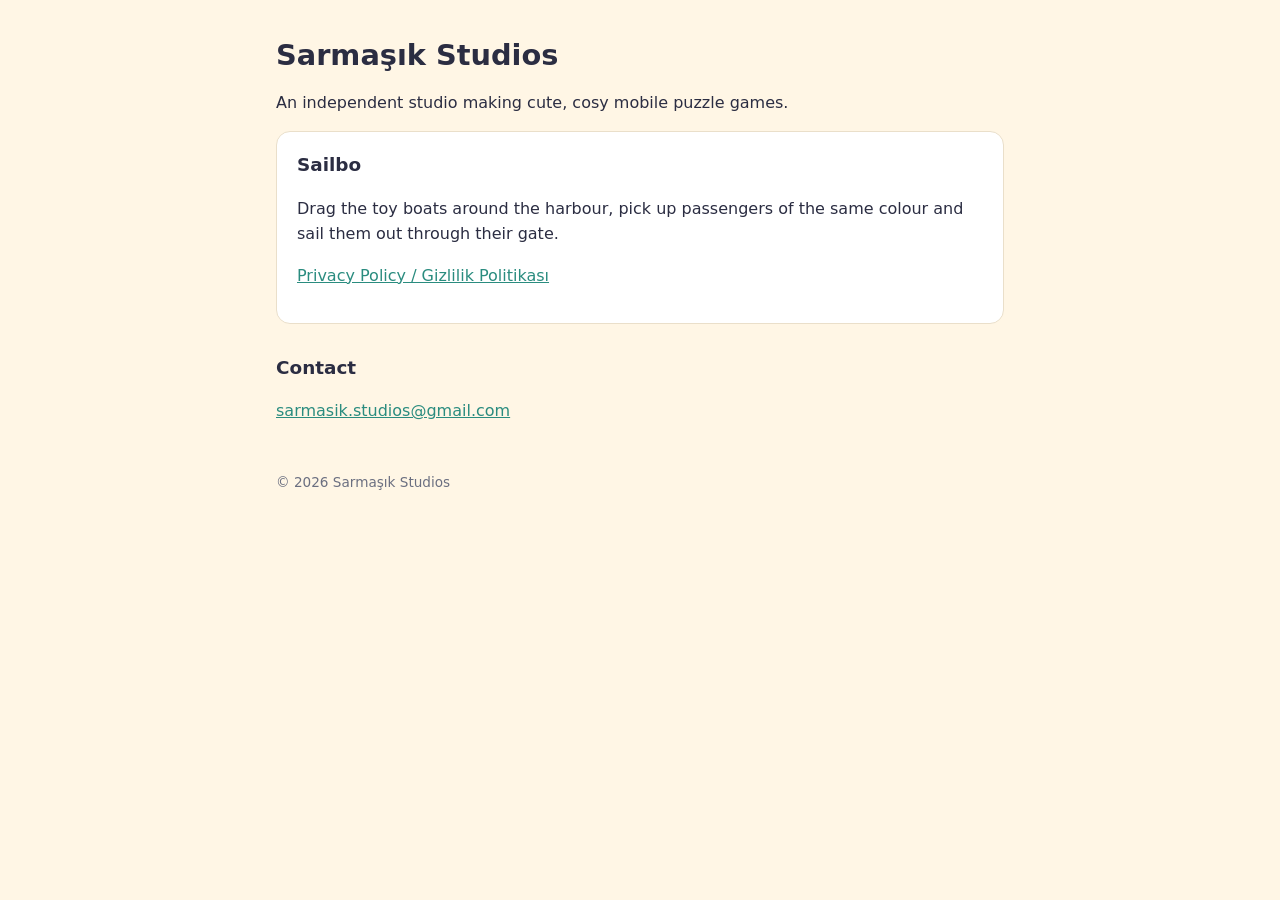
<file: index.html>
<!doctype html>
<html lang="en">
<head>
<meta charset="utf-8">
<meta name="viewport" content="width=device-width, initial-scale=1">
<title>Sarmaşık Studios</title>
<meta name="description" content="Sarmaşık Studios – cute, cosy mobile puzzle games.">
<link rel="stylesheet" href="style.css">
</head>
<body>
<main>
  <h1>Sarmaşık Studios</h1>
  <p>An independent studio making cute, cosy mobile puzzle games.</p>

  <div class="card">
    <h2>Sailbo</h2>
    <p>Drag the toy boats around the harbour, pick up passengers of the same colour and sail them out through their gate.</p>
    <p><a href="sailbo/privacy.html">Privacy Policy / Gizlilik Politikası</a></p>
  </div>

  <h2>Contact</h2>
  <p><a href="mailto:sarmasik.studios@gmail.com">sarmasik.studios@gmail.com</a></p>

  <footer>© 2026 Sarmaşık Studios</footer>
</main>
</body>
</html>
</file>
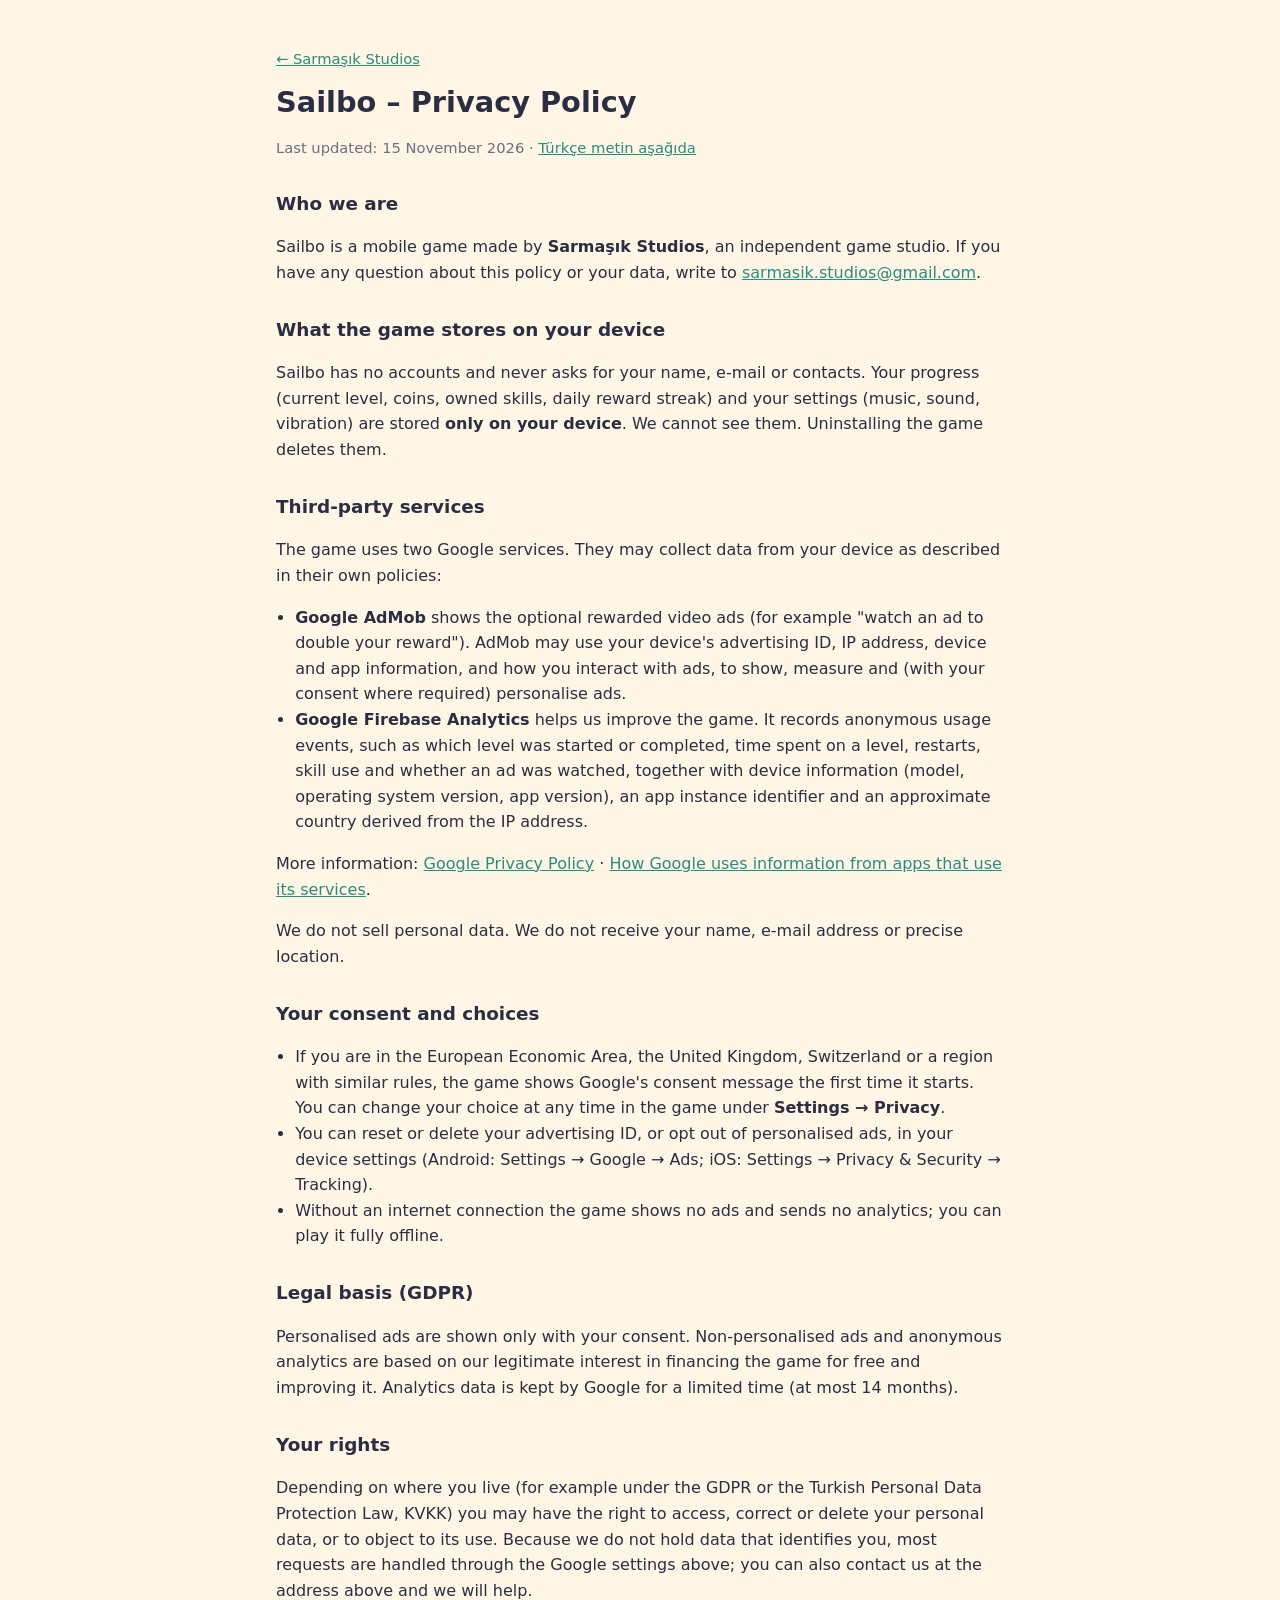
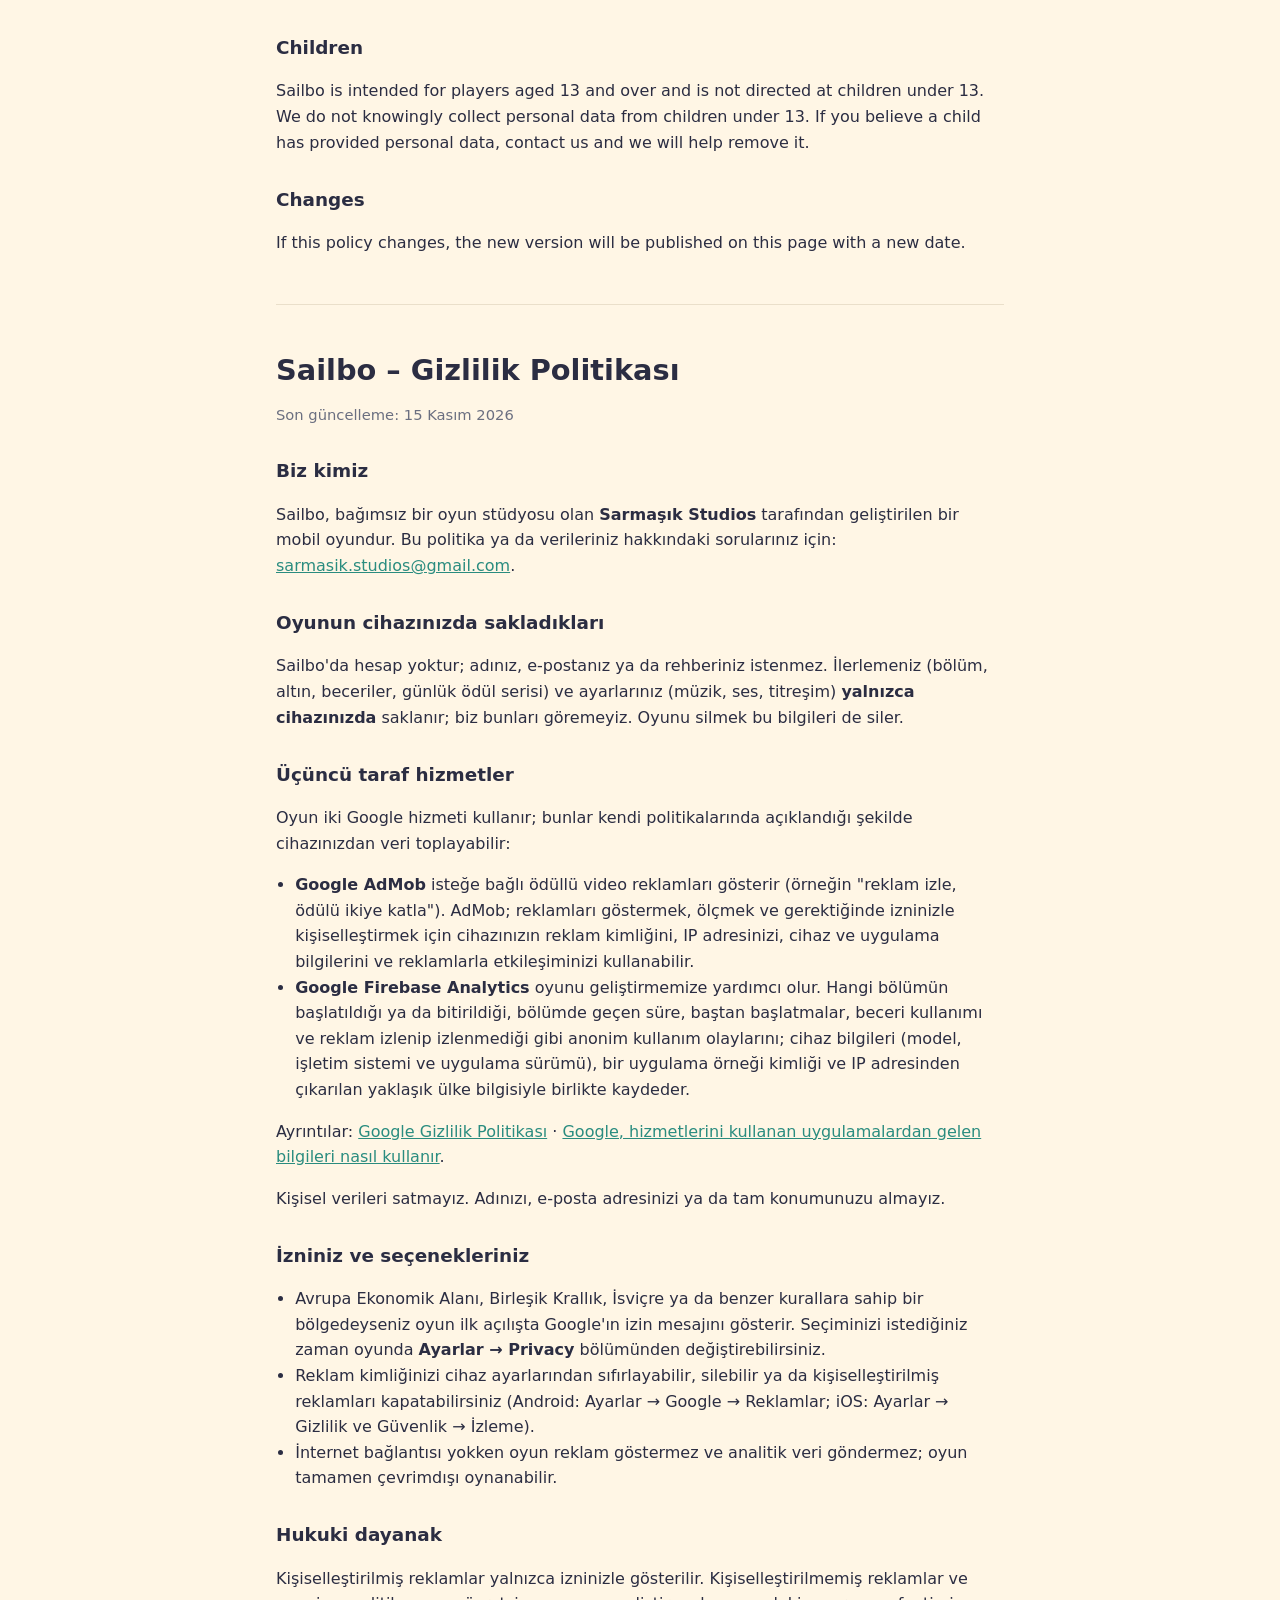
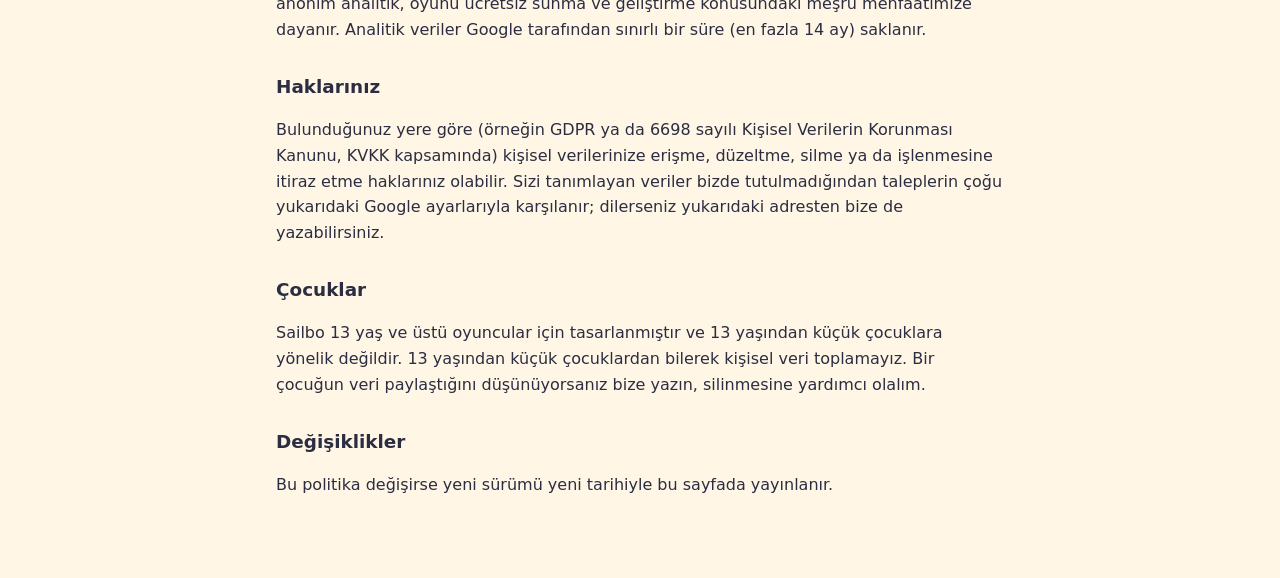
<file: sailbo/privacy.html>
<!doctype html>
<html lang="en">
<head>
<meta charset="utf-8">
<meta name="viewport" content="width=device-width, initial-scale=1">
<title>Sailbo – Privacy Policy</title>
<meta name="description" content="Privacy policy of the mobile game Sailbo by Sarmaşık Studios.">
<link rel="stylesheet" href="../style.css">
</head>
<body>
<main>
  <p class="back"><a href="../">← Sarmaşık Studios</a></p>
  <h1>Sailbo – Privacy Policy</h1>
  <p class="meta">Last updated: 15 November 2026 · <a href="#tr">Türkçe metin aşağıda</a></p>

  <section>
    <h2>Who we are</h2>
    <p>Sailbo is a mobile game made by <strong>Sarmaşık Studios</strong>, an independent game studio. If you have any question about this policy or your data, write to <a href="mailto:sarmasik.studios@gmail.com">sarmasik.studios@gmail.com</a>.</p>
  </section>

  <section>
    <h2>What the game stores on your device</h2>
    <p>Sailbo has no accounts and never asks for your name, e-mail or contacts. Your progress (current level, coins, owned skills, daily reward streak) and your settings (music, sound, vibration) are stored <strong>only on your device</strong>. We cannot see them. Uninstalling the game deletes them.</p>
  </section>

  <section>
    <h2>Third-party services</h2>
    <p>The game uses two Google services. They may collect data from your device as described in their own policies:</p>
    <ul>
      <li><strong>Google AdMob</strong> shows the optional rewarded video ads (for example "watch an ad to double your reward"). AdMob may use your device's advertising ID, IP address, device and app information, and how you interact with ads, to show, measure and (with your consent where required) personalise ads.</li>
      <li><strong>Google Firebase Analytics</strong> helps us improve the game. It records anonymous usage events, such as which level was started or completed, time spent on a level, restarts, skill use and whether an ad was watched, together with device information (model, operating system version, app version), an app instance identifier and an approximate country derived from the IP address.</li>
    </ul>
    <p>More information: <a href="https://policies.google.com/privacy">Google Privacy Policy</a> · <a href="https://policies.google.com/technologies/partner-sites">How Google uses information from apps that use its services</a>.</p>
    <p>We do not sell personal data. We do not receive your name, e-mail address or precise location.</p>
  </section>

  <section>
    <h2>Your consent and choices</h2>
    <ul>
      <li>If you are in the European Economic Area, the United Kingdom, Switzerland or a region with similar rules, the game shows Google's consent message the first time it starts. You can change your choice at any time in the game under <strong>Settings → Privacy</strong>.</li>
      <li>You can reset or delete your advertising ID, or opt out of personalised ads, in your device settings (Android: Settings → Google → Ads; iOS: Settings → Privacy &amp; Security → Tracking).</li>
      <li>Without an internet connection the game shows no ads and sends no analytics; you can play it fully offline.</li>
    </ul>
  </section>

  <section>
    <h2>Legal basis (GDPR)</h2>
    <p>Personalised ads are shown only with your consent. Non-personalised ads and anonymous analytics are based on our legitimate interest in financing the game for free and improving it. Analytics data is kept by Google for a limited time (at most 14 months).</p>
  </section>

  <section>
    <h2>Your rights</h2>
    <p>Depending on where you live (for example under the GDPR or the Turkish Personal Data Protection Law, KVKK) you may have the right to access, correct or delete your personal data, or to object to its use. Because we do not hold data that identifies you, most requests are handled through the Google settings above; you can also contact us at the address above and we will help.</p>
  </section>

  <section>
    <h2>Children</h2>
    <p>Sailbo is intended for players aged 13 and over and is not directed at children under 13. We do not knowingly collect personal data from children under 13. If you believe a child has provided personal data, contact us and we will help remove it.</p>
  </section>

  <section>
    <h2>Changes</h2>
    <p>If this policy changes, the new version will be published on this page with a new date.</p>
  </section>

  <hr>

  <section id="tr" lang="tr">
    <h1>Sailbo – Gizlilik Politikası</h1>
    <p class="meta">Son güncelleme: 15 Kasım 2026</p>

    <h2>Biz kimiz</h2>
    <p>Sailbo, bağımsız bir oyun stüdyosu olan <strong>Sarmaşık Studios</strong> tarafından geliştirilen bir mobil oyundur. Bu politika ya da verileriniz hakkındaki sorularınız için: <a href="mailto:sarmasik.studios@gmail.com">sarmasik.studios@gmail.com</a>.</p>

    <h2>Oyunun cihazınızda sakladıkları</h2>
    <p>Sailbo'da hesap yoktur; adınız, e-postanız ya da rehberiniz istenmez. İlerlemeniz (bölüm, altın, beceriler, günlük ödül serisi) ve ayarlarınız (müzik, ses, titreşim) <strong>yalnızca cihazınızda</strong> saklanır; biz bunları göremeyiz. Oyunu silmek bu bilgileri de siler.</p>

    <h2>Üçüncü taraf hizmetler</h2>
    <p>Oyun iki Google hizmeti kullanır; bunlar kendi politikalarında açıklandığı şekilde cihazınızdan veri toplayabilir:</p>
    <ul>
      <li><strong>Google AdMob</strong> isteğe bağlı ödüllü video reklamları gösterir (örneğin "reklam izle, ödülü ikiye katla"). AdMob; reklamları göstermek, ölçmek ve gerektiğinde izninizle kişiselleştirmek için cihazınızın reklam kimliğini, IP adresinizi, cihaz ve uygulama bilgilerini ve reklamlarla etkileşiminizi kullanabilir.</li>
      <li><strong>Google Firebase Analytics</strong> oyunu geliştirmemize yardımcı olur. Hangi bölümün başlatıldığı ya da bitirildiği, bölümde geçen süre, baştan başlatmalar, beceri kullanımı ve reklam izlenip izlenmediği gibi anonim kullanım olaylarını; cihaz bilgileri (model, işletim sistemi ve uygulama sürümü), bir uygulama örneği kimliği ve IP adresinden çıkarılan yaklaşık ülke bilgisiyle birlikte kaydeder.</li>
    </ul>
    <p>Ayrıntılar: <a href="https://policies.google.com/privacy?hl=tr">Google Gizlilik Politikası</a> · <a href="https://policies.google.com/technologies/partner-sites?hl=tr">Google, hizmetlerini kullanan uygulamalardan gelen bilgileri nasıl kullanır</a>.</p>
    <p>Kişisel verileri satmayız. Adınızı, e-posta adresinizi ya da tam konumunuzu almayız.</p>

    <h2>İzniniz ve seçenekleriniz</h2>
    <ul>
      <li>Avrupa Ekonomik Alanı, Birleşik Krallık, İsviçre ya da benzer kurallara sahip bir bölgedeyseniz oyun ilk açılışta Google'ın izin mesajını gösterir. Seçiminizi istediğiniz zaman oyunda <strong>Ayarlar → Privacy</strong> bölümünden değiştirebilirsiniz.</li>
      <li>Reklam kimliğinizi cihaz ayarlarından sıfırlayabilir, silebilir ya da kişiselleştirilmiş reklamları kapatabilirsiniz (Android: Ayarlar → Google → Reklamlar; iOS: Ayarlar → Gizlilik ve Güvenlik → İzleme).</li>
      <li>İnternet bağlantısı yokken oyun reklam göstermez ve analitik veri göndermez; oyun tamamen çevrimdışı oynanabilir.</li>
    </ul>

    <h2>Hukuki dayanak</h2>
    <p>Kişiselleştirilmiş reklamlar yalnızca izninizle gösterilir. Kişiselleştirilmemiş reklamlar ve anonim analitik, oyunu ücretsiz sunma ve geliştirme konusundaki meşru menfaatimize dayanır. Analitik veriler Google tarafından sınırlı bir süre (en fazla 14 ay) saklanır.</p>

    <h2>Haklarınız</h2>
    <p>Bulunduğunuz yere göre (örneğin GDPR ya da 6698 sayılı Kişisel Verilerin Korunması Kanunu, KVKK kapsamında) kişisel verilerinize erişme, düzeltme, silme ya da işlenmesine itiraz etme haklarınız olabilir. Sizi tanımlayan veriler bizde tutulmadığından taleplerin çoğu yukarıdaki Google ayarlarıyla karşılanır; dilerseniz yukarıdaki adresten bize de yazabilirsiniz.</p>

    <h2>Çocuklar</h2>
    <p>Sailbo 13 yaş ve üstü oyuncular için tasarlanmıştır ve 13 yaşından küçük çocuklara yönelik değildir. 13 yaşından küçük çocuklardan bilerek kişisel veri toplamayız. Bir çocuğun veri paylaştığını düşünüyorsanız bize yazın, silinmesine yardımcı olalım.</p>

    <h2>Değişiklikler</h2>
    <p>Bu politika değişirse yeni sürümü yeni tarihiyle bu sayfada yayınlanır.</p>
  </section>
</main>
</body>
</html>
</file>
<file: style.css>
:root { --bg: #fff6e5; --card: #ffffff; --ink: #2b2d42; --mute: #6b6f80; --accent: #2a8c7f; --line: #eadfca; }
@media (prefers-color-scheme: dark) {
  :root { --bg: #1d1f2b; --card: #262938; --ink: #f1ece2; --mute: #aeb0bd; --accent: #5fc9b8; --line: #3a3e52; }
}
* { box-sizing: border-box; }
html { -webkit-text-size-adjust: 100%; }
body { margin: 0; background: var(--bg); color: var(--ink); font: 16px/1.6 system-ui, -apple-system, "Segoe UI", Roboto, sans-serif; }
main { max-width: 760px; margin: 0 auto; padding: 32px 16px 64px; }
h1 { font-size: 1.8rem; line-height: 1.25; margin: 0.2em 0 0.3em; }
h2 { font-size: 1.15rem; margin: 1.6em 0 0.4em; }
p, li { color: var(--ink); }
.meta, .back { color: var(--mute); font-size: 0.92rem; }
a { color: var(--accent); }
ul { padding-left: 1.2em; }
hr { border: 0; border-top: 1px solid var(--line); margin: 48px 0; }
.card { background: var(--card); border: 1px solid var(--line); border-radius: 14px; padding: 18px 20px; margin: 16px 0; }
.card h2 { margin-top: 0; }
footer { color: var(--mute); font-size: 0.85rem; margin-top: 48px; }
</file>
